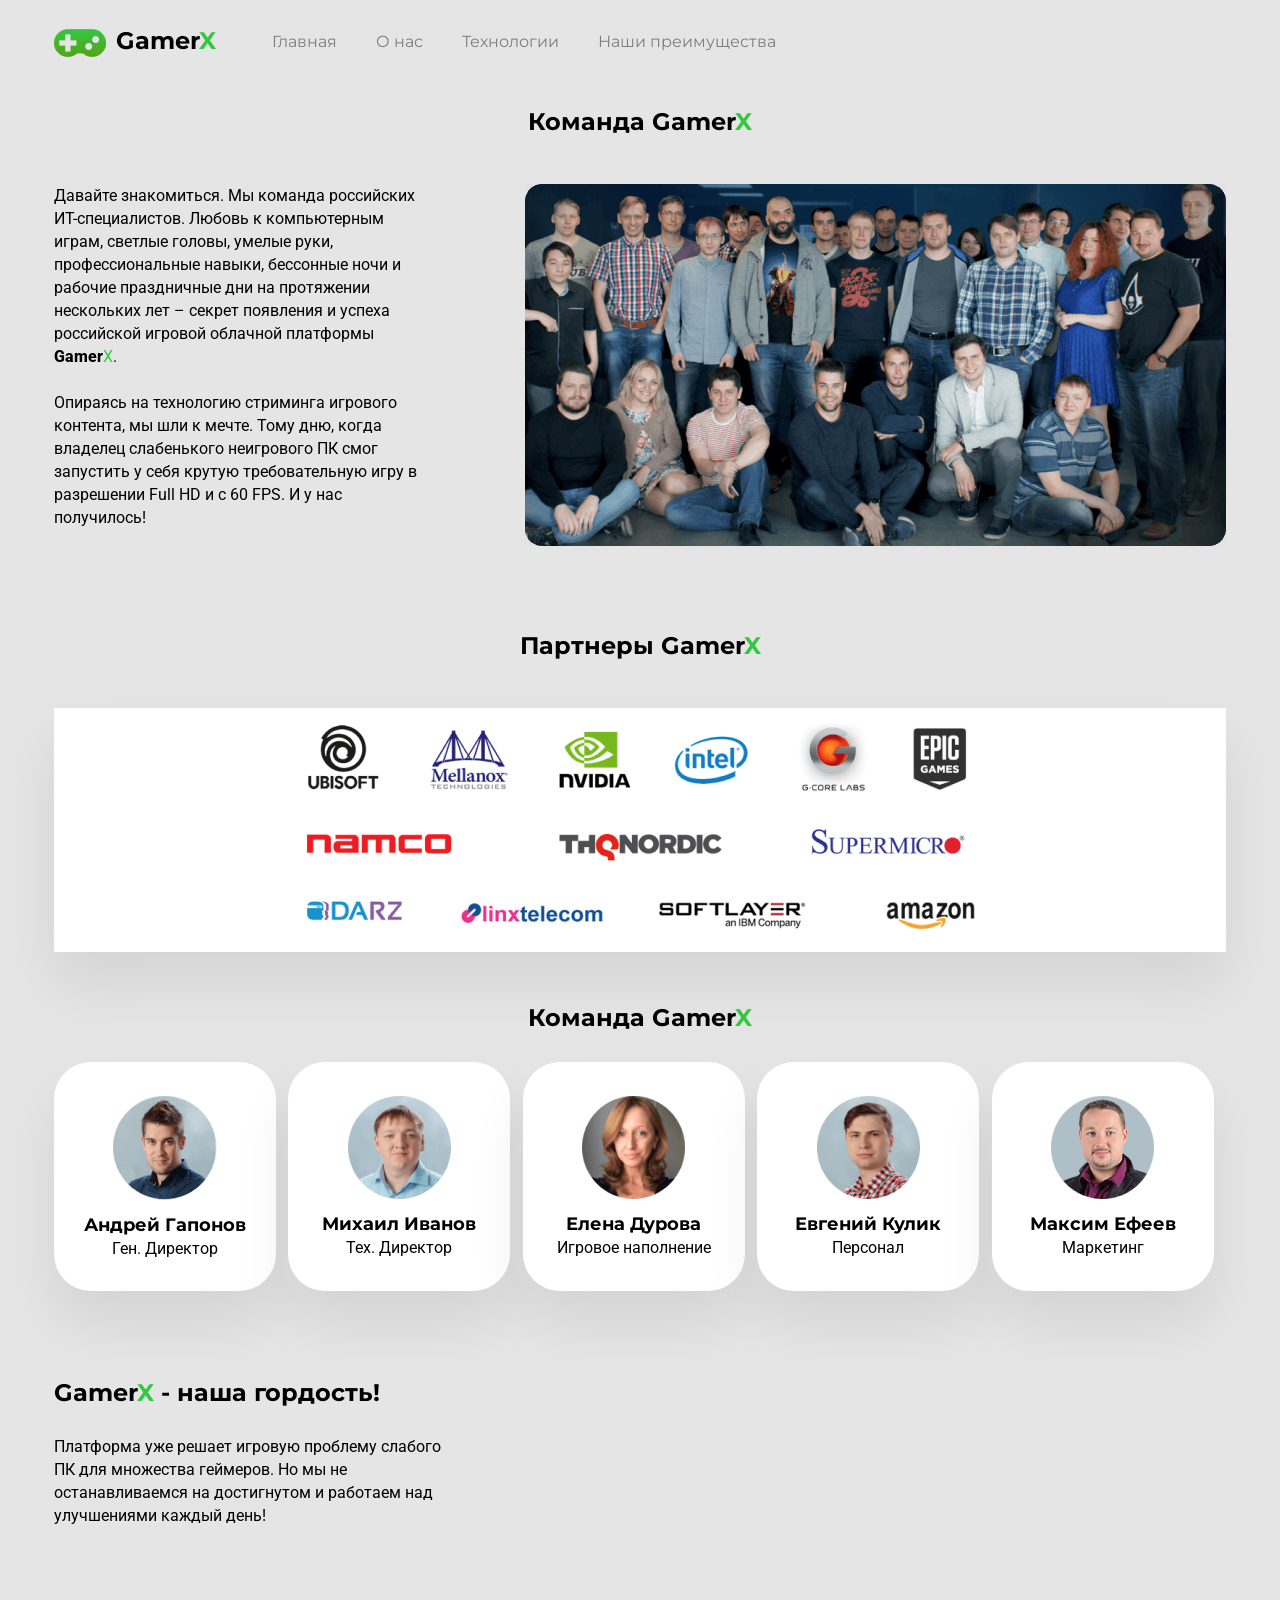
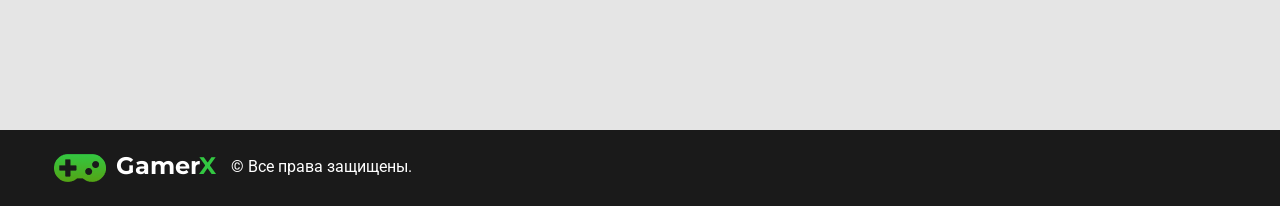
<file: about_us.html>
<!DOCTYPE html>
<html lang="en">
<head>
    <meta charset="UTF-8">
    <title>О нас</title>
    <meta http-equiv="X-UA-Compatible" content="IE=edge">
    <meta name="viewport" content="width=device-width, initial-scale=1">
    <link rel="stylesheet" href="css/style.css">
    <link rel="stylesheet" href="css/normalize.css">
    <link href="https://fonts.googleapis.com/css?family=Montserrat:400,700&display=swap&subset=cyrillic-ext" rel="stylesheet">
    <link href="https://fonts.googleapis.com/css?family=Roboto&display=swap&subset=cyrillic" rel="stylesheet">


<link rel="stylesheet" href="slick/slick.css">
<link rel="stylesheet" href="slick/slick-theme.css"/>
</head>
<body>
   <header>
       <div class="wrapper">
           
            <div class="main_menu">
                <div class="brand">
                    <div class="brand_img">
                        <img src="img/Vector.png" alt="gamerX">
                    </div>
                    <div class="brand_name main_text">
                        <h1>Gamer<span class="colortext">X</span></h1>
                    </div>
                </div>
                <div class="menu">
                    <ul>
                        <li><a href="index.html">Главная</a></li>
                        <li><a href="about_us.html">О нас</a></li>
                        <li><a href="technologies.html">Технологии</a></li>
                        <li><a href="contacts.html">Наши преимущества</a></li>
                    </ul>
                </div>

            </div>
            
               
           
       </div>
   </header>
   
<!--   2 team_gamerx-->
  
   <section id="team_gamerx">
          <div class=" wrapper main_text">
          <div class="team_gamerx1">
              <h1>Команда Gamer<span class="colortext">X</span></h1>
          </div>
           
            <div class="team">
                <div class="team_paragrahp second_text">
                    <p>Давайте знакомиться. Мы команда российских ИТ-специалистов. Любовь к компьютерным играм, светлые головы, умелые руки, профессиональные навыки, бессонные ночи и рабочие праздничные дни на протяжении нескольких лет – секрет появления и успеха российской игровой облачной платформы <span class="bold_text">Gamer</span><span class="colortext">X</span>.</p>

<br>
               <p>Опираясь на технологию стриминга игрового контента, мы шли к мечте. Тому дню, когда владелец слабенького неигрового ПК смог запустить у себя крутую требовательную игру в разрешении Full HD и с 60 FPS. И у нас получилось!</p>
                </div>
                
                <div class="team_photo">
                    <img src="img/img_team.png" alt="">
                </div>
            </div>
            
<!--            ////////////////////-->
            <div class="partner_gamer">
               <h1>Партнеры Gamer<span class="colortext">X</span></h1>
                <div class="partner_img">
                    <img src="img/img_partner.png" alt="">
                </div>
            </div>
            
<!--            /////////////////////-->
           
            <div class="team_person">
                <h1>Команда Gamer<span class="colortext">X</span></h1>
                <div class="us_personal">
                  <div class="us_personal_team t_text second_text" >
                   <img src="img/andrey%202.png" alt=""> 
                   <h2>Андрей Гапонов</h2>
                   <p>Ген. Директор</p>
                </div>
                
                <div class="us_personal_team t_text second_text" >
                   <img src="img/aleksey.png" alt=""> 
                   <h2>Михаил Иванов</h2>
                   <p>Тех. Директор</p>
                </div>
                
                <div class="us_personal_team t_text second_text" >
                   <img src="img/elena.png" alt=""> 
                   <h2>Елена Дурова</h2>
                   <p>Игровое наполнение</p>
                </div>
                
                <div class="us_personal_team t_text second_text" >
                   <img src="img/vadim.png" alt=""> 
                   <h2>Евгений Кулик</h2>
                   <p>Персонал</p>
                </div>
                <div class="us_personal_team t_text second_text" >
                   <img src="img/romanEpishin.png" alt=""> 
                   <h2>Максим Ефеев</h2>
                   <p>Маркетинг</p>
                </div>
                
                </div>
                

            </div>
            <!--                ///////////////-->
            
            <div class="team_platform second_text">
            <h1>Gamer<span class="colortext">X</span> - наша гордость!</h1>
                <p>Платформа уже решает игровую проблему слабого ПК для множества геймеров. Но мы не останавливаемся на достигнутом и работаем над улучшениями каждый день!</p>
            </div>
            </div>
           </section>
           
              
   <footer id="footer_gamerx">
      
       <div class="footer_icon main_text second_text wrapper">
           <img src="img/Vector.png" alt="">
           <h1>Gamer<span class="colortext">X</span></h1>
           <p>© Все права защищены.</p>
       </div>
       
   </footer>
   
   
    
</body>
</html>
</file>
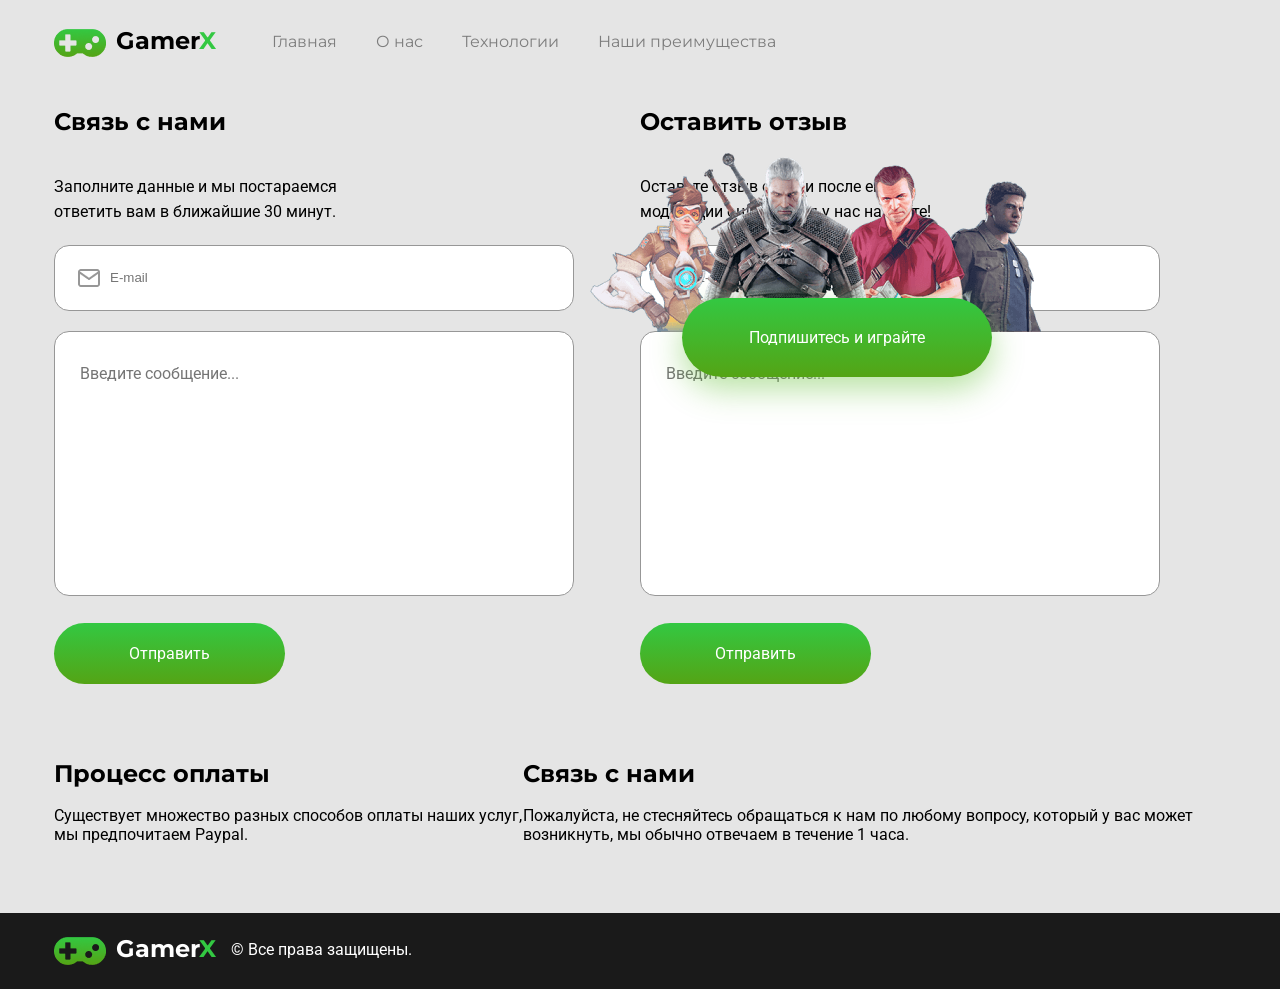
<file: contacts.html>
<!DOCTYPE html>
<html lang="en">
<head>
   <meta charset="UTF-8">
   <title>Contacts</title>
    
    <meta http-equiv="X-UA-Compatible" content="IE=edge">
    <meta name="viewport" content="width=device-width, initial-scale=1">
    <title>GamerX</title>
    <link rel="stylesheet" href="css/style.css">
    <link rel="stylesheet" href="css/normalize.css">
    <link href="https://fonts.googleapis.com/css?family=Montserrat:400,700&display=swap&subset=cyrillic-ext" rel="stylesheet">
    <link href="https://fonts.googleapis.com/css?family=Roboto&display=swap&subset=cyrillic" rel="stylesheet">


<link rel="stylesheet" href="slick/slick.css">
<link rel="stylesheet" href="slick/slick-theme.css"/>
   
</head>
<body>
     <header>
       <div class="wrapper">
           
            <div class="main_menu">
                <div class="brand">
                    <div class="brand_img">
                        <img src="img/Vector.png" alt="gamerX">
                    </div>
                    <div class="brand_name main_text">
                        <h1>Gamer<span class="colortext">X</span></h1>
                    </div>
                </div>
                <div class="menu">
                    <ul>
                        <li><a href="index.html">Главная</a></li>
                        <li><a href="about_us.html">О нас</a></li>
                        <li><a href="technologies.html">Технологии</a></li>
                        <li><a href="contacts.html">Наши преимущества</a></li>
                    </ul>
                </div>

            </div>
            
               
           
       </div>
   </header>
   

    
<!--    ///// 2 part /////-->
   
       <section id="contacts">
        <div class="wrapper">
                   
           <div class="contacts_us">
               <div class="communication second_text main_text">
                  <div class="communication_paragraph second_text main_text">
                   <h1>Связь с нами</h1>
                   <p>Заполните данные и мы постараемся ответить вам в ближайшие 30 минут.</p>
                   </div>
                   <form action="" class="forma1">
                   <img src="img/mail.png" alt="">
                   <input class="email" type="email" placeholder="E-mail">
                   <p class="text_form1"><textarea name="" placeholder="Введите сообщение..." id="" cols="30" rows="10"></textarea></p>
                    </form>
                     <p class="button_forma"><input type="submit" value="Отправить"></p>
               </div>
               
               <div class="rview_contacts">
                  <!-- ////modal windows////-->
   
   <div class="modal_windows2">
       <img src="img/image%2022.png" alt="">
       <button class="modal2_button second_text">
           <a href="">Подпишитесь и играйте</a>
       </button>
   </div>
<!--     ////////////////-->
                  
                   <div class="communication second_text main_text">
                  <div class="communication_paragraph second_text main_text">
                   <h1>Оставить отзыв</h1>
                   <p>Оставьте отзыв о нас и после его модерации он появится у нас на сайте!</p>
                   </div>
                   <form action="" class="forma1">
                   <img src="img/mail.png" alt="">
                   <input class="email" type="email" placeholder="E-mail">
                   <p class="text_form1"><textarea name="" placeholder="Введите сообщение..." id="" cols="30" rows="10"></textarea></p>
                    </form>
                     <p class="button_forma"><input type="submit" value="Отправить"></p>
               </div>
               
               </div>
           </div>
           
           <div class="contacts_connection ">
               <div class="payment second_text main_text">
                   <h1>Процесс оплаты</h1>
                   <p>Существует множество разных способов оплаты наших услуг, мы предпочитаем Paypal.</p>
               </div>
               <div class="connection_us second_text main_text">
                   <h1>Связь с нами</h1>
<p>Пожалуйста, не стесняйтесь обращаться к нам по любому вопросу, который у вас может возникнуть, мы обычно отвечаем в течение 1 часа.</p>
               </div>
           </div>
            
        </div>
    </section>
    
    
    <footer id="footer_gamerx">
      
       <div class="footer_icon main_text second_text wrapper">
           <img src="img/Vector.png" alt="">
           <h1>Gamer<span class="colortext">X</span></h1>
           <p>© Все права защищены.</p>
       </div>
       
   </footer>
   
    
    
    
    
    
    
    <script src="js/js_jquery-1.7.2.min.js"></script>
<script src ="slick/slick.min.js"></script>

<script src="js/script.js"></script>
</body>
</html>
</file>
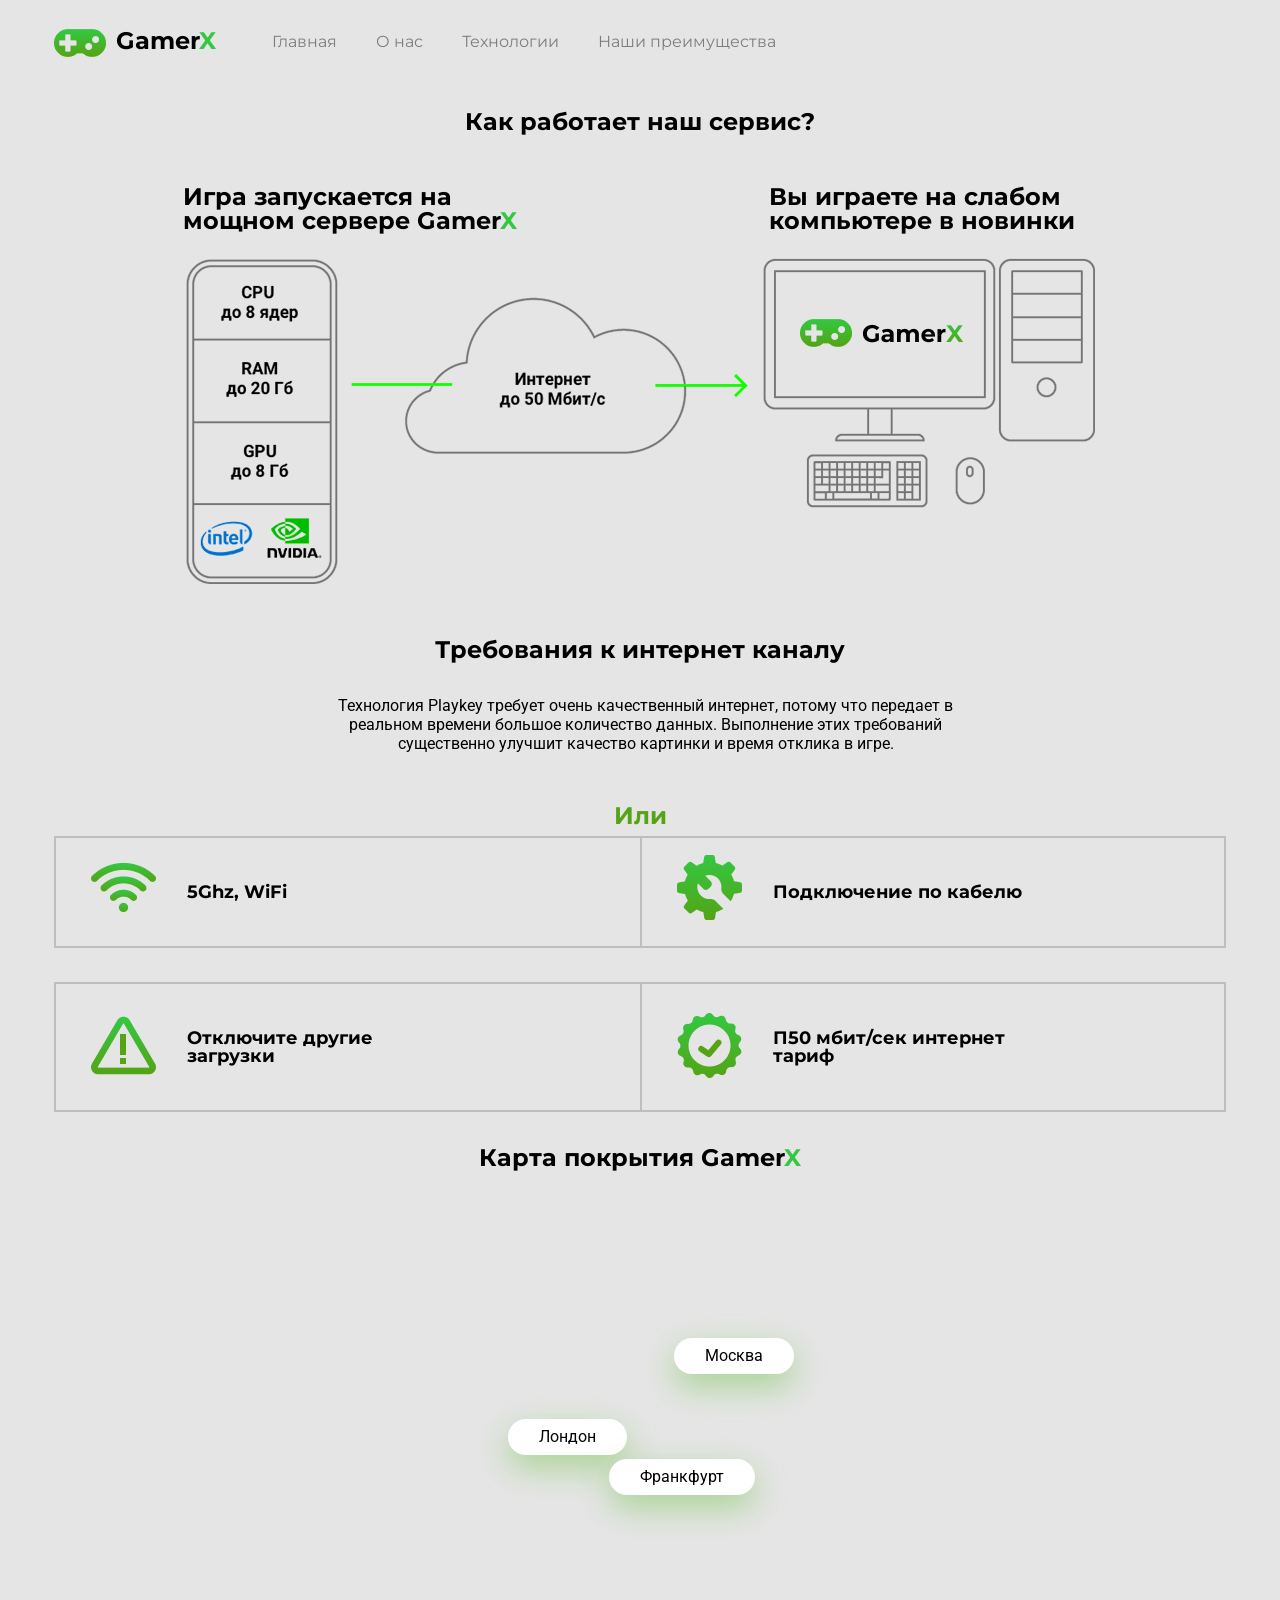
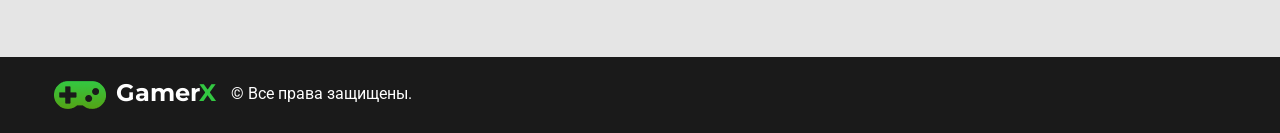
<file: technologies.html>
<!DOCTYPE html>
<html lang="en">
<head>
    <meta charset="UTF-8">
    <title>Technologies</title>
    <meta http-equiv="X-UA-Compatible" content="IE=edge">
    <meta name="viewport" content="width=device-width, initial-scale=1">
    <title>GamerX</title>
    <link rel="stylesheet" href="css/style.css">
    <link rel="stylesheet" href="css/normalize.css">
    <link href="https://fonts.googleapis.com/css?family=Montserrat:400,700&display=swap&subset=cyrillic-ext" rel="stylesheet">
    <link href="https://fonts.googleapis.com/css?family=Roboto&display=swap&subset=cyrillic" rel="stylesheet">


<link rel="stylesheet" href="slick/slick.css">
<link rel="stylesheet" href="slick/slick-theme.css"/>
</head>
<body>
    <header>
       <div class="wrapper">
           
            <div class="main_menu">
                <div class="brand">
                    <div class="brand_img">
                        <img src="img/Vector.png" alt="gamerX">
                    </div>
                    <div class="brand_name main_text">
                        <h1>Gamer<span class="colortext">X</span></h1>
                    </div>
                </div>
                <div class="menu">
                    <ul>
                        <li><a href="index.html">Главная</a></li>
                        <li><a href="about_us.html">О нас</a></li>
                        <li><a href="technologies.html">Технологии</a></li>
                        <li><a href="contacts.html">Наши преимущества</a></li>
                    </ul>
                </div>

            </div>
                      
           
       </div>
   </header> 
   
<!--    /////////////////////////-->
  <section id="service">
     <div class="wrapper">
        <div class="work_service main_text">
           <div class="us_service">
               <h1>Как работает наш сервис?</h1>
           </div>
            
            <div class="service_games">
                <h1>Игра запускается на мощном сервере Gamer<span class="colortext">X</span></h1>
                <h1>Вы играете на слабом компьютере в новинки</h1>
                            
            </div>
            <div class="service_img">
                <img src="img/Group2.png" alt="">
            </div>
        </div>
        
<!--        ///////////////////////////-->
     
       <div class="internet_service">
                
        <div class="internet_channel main_text second_text">
            <h1>Требования к интернет каналу</h1>
            <p>Технология Playkey требует очень качественный интернет, потому что передает в реальном времени большое количество данных. Выполнение этих требований существенно улучшит качество картинки и время отклика в игре.</p>
        </div>
        
        
        
            <div class="internet_icons main_text">
           <h1>Или</h1>
           
           <div class="internet_main">
            <div class="icon_border1 t_text">
                <span class="icon_wifi"></span>
                <h2>5Ghz, WiFi</h2>
            </div>
                                       
            <div class="icon_border t_text">
                <span class="icon_vector8"></span>
                <h2>Подключение по кабелю</h2>
            </div>
        </div>
        
         <div class="internet_second">
            <div class="icon_border1 t_text">
                <span class="icon_vector6"></span>
                <h2>Отключите другие загрузки</h2>
            </div>
                                       
            <div class="icon_border2 t_text">
                <span class="icon_vector7"></span>
                <h2>П50 мбит/сек интернет тариф</h2>
            </div>
        </div>
        </div>
        
         
         </div>
         
         
     </div>
      
  </section>
  
  <section id="map_gamer">
    <div class="map_paragraph main_text">
        <h1>Карта покрытия Gamer<span class="colortext">X</span></h1>
    </div>
    <div class="map_all">
     <div class="map_city">
         <p class="city1"><a href="#">Лондон</a></p>
         <p class="city2"><a href="#">Москва</a></p>
         <p class="city3"><a href="#">Франкфурт</a></p>
     </div>
      <div class="map second_text">
         
          <iframe src="https://www.google.com/maps/embed?pb=!1m14!1m12!1m3!1d13170677.93842122!2d24.490340379543976!3d51.35804988143606!2m3!1f0!2f0!3f0!3m2!1i1024!2i768!4f13.1!5e1!3m2!1sru!2sua!4v1574255712650!5m2!1sru!2sua" width="1462" height="450" frameborder="0" style="border:0;" allowfullscreen=""></iframe>
      </div>
      </div>
  </section>
  
  
  
<!--  ////////////////////////////-->
   
   <footer id="footer_gamerx">
      
       <div class="footer_icon main_text second_text wrapper">
           <img src="img/Vector.png" alt="">
           <h1>Gamer<span class="colortext">X</span></h1>
           <p>© Все права защищены.</p>
       </div>
       
   </footer>
    
</body>
</html>
</file>
<file: css/style.css>
body {
    background: #E5E5E5;
}

.main_text h1 {
    font-family: 'Montserrat', sans-serif;
    font-size: 24px;
    font-weight: 700;
}

.t_text h2 {
    font-family: Montserrat;
    font-style: normal;
    font-weight: bold;
    font-size: 18px;
}

textarea,
.second_text p,
.second_text a {
    font-family: 'Roboto', sans-serif;
    font-size: 16px;
    font-weight: 400;
}

/*
#main,
#games_graphics, #game_gallery {
    background: #fff;
}
*/

.wrapper {
    width: 1172px;
    margin: 0 auto;
}

.brand {
    display: flex;
}

.brand_img {
    margin-right: 10px;
}

.menu ul {
    display: flex;
}

.main_menu {
    display: flex;
    margin-top: 29px;
    margin-bottom: 50px;
}

.brand_name {
    margin-right: 56px;
}

.brand_name h1 {
    color: #000;
}

.colortext {
    color: #33C842;
}

.menu a {
    font-family: Montserrat;
    font-weight: 400;
    font-size: 16px;
    color: #7D7D7D;
    text-decoration: none;
    margin-right: 39px;
}

.menu {
    margin-top: 5px;
}

.menu a:hover {
    text-decoration: underline;
    color: #33C842;
}

.publicity {
    position: relative;
    background: linear-gradient(232.81deg, #33C842 20.85%, #54A415 81.87%);
    border-radius: 55px;
    margin-left: 50px;
}

.publicity_text h1 {
    color: #fff;
    text-align: center;
    padding: 66px 214px 29px 215px;
}

.publicity_text p {
    line-height: 19px;
    color: #fff;
    text-align: center;
    padding-bottom: 41px;

}

.button_by {
    text-align: center;
    padding-bottom: 49px;
    margin-top: 41px;
}

.button_by a {
    font-family: Roboto;
    font-weight: 400;
    font-size: 16px;
    padding: 21px 85px;
    background: #fff;
    border-radius: 28px;
    text-decoration: none;
    color: #000;
    text-align: center;
}

.button_by a:hover {
    text-decoration: underline;
    color: #33C842;
}

.publicity_img-m,
.publicity_img-w {
    position: absolute;
}

.publicity_img-m {
    top: 1%;
    left: 87%;
}

.publicity_img-w {
    top: 0%;
    left: -6%;
}

/* ////////modal ////*/
#filter {
    background: rgb(0, 0, 0, 0.7);
    position: fixed;
    top: 0;
    right: 0;
    left: 0;
    bottom: 0;
    z-index: 10;
    display: none;

}

#modal_window {

    z-index: 15;
    width: 585px;
    height: 229px;
    background: #fff;
    position: absolute;
    top: 69%;
    left: 25%;

    display: none;
}

.modal_block {
    margin-top: 35px;
    margin-left: 39px;
}

.d_appl h1 {
    color: #33C842;
}

.d_appl p {
    margin-top: 11px;
    margin-bottom: 28px;
    width: 66%;
    line-height: 19px;
}

.modal_button a {
    background: linear-gradient(180deg, #33C842 0%, #54A415 100%);
    box-shadow: 0px 12px 32px rgba(90, 189, 44, 0.44);
    border-radius: 28px;
    padding: 19px 33px;
    color: #fff;
    text-decoration: none;

}

.modal_button {
    margin-top: -14%;
    margin-left: 7%;
}

.modal_img img {
    margin-top: -35%;
    margin-left: 53%;
}


/*games_graphics*/

#games_graphics h1 {
    margin-top: 67px;
}

.games_server {
    text-align: center;
    position: relative
}

.games_paragraph h1 {
    width: 50%;
    margin: 26px auto;
}

.games_paragraph p {
    font-family: Roboto;
    font-weight: 400;
    font-size: 16px;
    line-height: 19px;
    text-align: center;
    color: #000;
    width: 29%;
    margin: 26px auto;
}

.games_img {
    width: 663.82px;
    height: 417.76px;
    padding: 25px;
    background: #FFFFFF;
    box-shadow: 0px 20px 40px rgba(0, 0, 0, 0.05), inset 0px 3px 3px #FFFFFF;
    border-radius: 46.8px;
    margin: 0 auto;
    margin-bottom: 118px;
    z-index: -10;
}

.games_img {}

.games_img:before {
    content: '';
    position: absolute;
    width: 849px;
    height: 11.32px;
    top: 100%;
    left: 14%;
    background: linear-gradient(180deg, #FFF 0%, #CDCBD5 100%);
    border-bottom-right-radius: 90%;
    border-bottom-left-radius: 90%;

}

.games_img:after {
    content: '';
    position: absolute;
    width: 849px;
    height: 5.66px;
    top: 100%;
    left: 14%;
    background: #FFFFFF;

}

.line_lp {
    position: absolute;
    width: 151.41px;
    height: 4.24px;
    left: 44%;
    top: 99%;
    background: linear-gradient(90deg, rgba(188, 189, 191, 0.5) 0%, rgba(216, 216, 223, 0.5) 9.76%, rgba(216, 216, 223, 0.5) 88.82%, rgba(173, 170, 189, 0.5) 100%);

}

.rigns {
    width: 234px;
    height: 234px;
    border-radius: 50%;
    border: 60px solid #33C842;
    box-shadow: 0px 4px 4px rgba(0, 0, 0, 0.25);
    margin: -85% 0% 0% 84%;
    z-index: -1;
}

.rigns1 {
    width: 317px;
    height: 317px;
    border: 60px solid #33C842;
    border-radius: 50%;
    box-shadow: 0px 4px 4px rgba(0, 0, 0, 0.25);
    margin: -25% 0% 0% -35%;
    z-index: -1;

}

.games_info {
    width: 58%;
    margin: 0 auto 20px auto;
    text-align: center;
}

.games_about {
    display: grid;
    grid-template-columns: repeat(3, 1fr);
    justify-items: center;
    margin-bottom: 101px;
}

.img_server_paragraph h1,
.img_server_paragraph2 h1 {
    margin-bottom: 29px;
    margin-top: 33px;
}

.img_server_paragraph2 {
    padding: 26px 188px 26px 41px;
    background: linear-gradient(239.19deg, #33C842 11.97%, #54A415 86.08%);
    border-radius: 55px;
    position: relative;
}

.img_server_paragraph2 h1 {
    margin-bottom: 29px;
    color: #fff;
    width: 143%;
}

.img_server_paragraph2 p {
    color: #fff;
    width: 128%;
}

.games_price {
    background: #FFFFFF;
    box-shadow: 0px 12px 32px rgba(90, 189, 44, 0.44);
    border-radius: 27px;
    padding: 17px 35px;
    margin: 1% 0% 0% 44%;
    position: absolute;
}

/*////////////*/

.playkey {
    display: grid;
    grid-template-columns: 70% 30%;
    justify-items: center;
    margin-bottom: 89px;
}

.system_requirements {
    background: linear-gradient(231.52deg, #33C842 11.97%, #54A415 86.08%);
    border-radius: 55px;
    padding: 34px 41px 0 34px;
}

.system_requirements h1 {
    margin-bottom: 32px;
    color: #fff;
}

.system_requirements p {
    margin-bottom: 30px;
    color: #fff;
}

.internet_speed h1 {
    margin-top: 34px;
    margin-bottom: 29px;
}

.internet_speed p {
    margin-top: 20px;
}

/*/////////////*/



.games_info_internet {
    display: grid;
    grid-template-columns: repeat(3, 1fr);
    justify-items: center;
    margin-bottom: 89px;
}

.games_info2 {
    text-align: center;
    margin-bottom: 59px;
}

.router h1,
.connection h1 {
    margin-bottom: 25px;

}

.rate h1 {
    margin-bottom: 17px;
}

.router,
.connection,
.rate {
    width: 81%;

}

.router p,
.connection p,
.rate p {
    line-height: 19px;
}

/*gamer_fon*/

#gamer_fon {
    position: relative;
    margin-bottom: 89px;
}

.advertising_paragrahp h1 {
    color: #fff;
    position: absolute;
    top: 27%;
    left: 35%;
    width: 24%;
    text-align: center;
}

.advertising_button {
    text-align: center;
    position: absolute;
    top: 60%;
    left: 39%;
    padding: 30px 67px;
    background: linear-gradient(180deg, #33C842 0%, #54A415 100%);
    box-shadow: 0px 12px 32px rgba(90, 189, 44, 0.44);
    border-radius: 40px;
}

.advertising_button a {
    font-family: 'Roboto', sans-serif;
    font-size: 16px;
    font-weight: 400;
    color: #fff;
    text-decoration: none;

}

/*///////////game_gallery////////////*/


.game_selection {
    display: block;


}

.gallery_paragraph {
    text-align: center;
    margin-bottom: 63px;
}

.game1 {
    position: relative;
    display: inline-block;
    margin-right: 20px;
    margin-bottom: 20px;

}

.shadow_game {
    width: 140.52px;
    height: 189.06px;
    background: linear-gradient(180deg, rgba(84, 164, 21, 0.67) 0%, #33C842 100%), url(image.png);
    position: absolute;
    top: 0%;
    opacity: 0;
}

.shadow_game a {
    font-family: 'Montserrat', sans-serif;
    font-size: 24px;
    font-weight: 700;
    color: #fff;
    text-decoration: none;
    position: absolute;
    top: 70%;
    padding: 0 10px;
}

.game1:hover .shadow_game {
    cursor: pointer;
    opacity: 1;
}

.sl {
    max-width: 990px;
    margin-left: 9%;

}

.slick-prev:before,
.slick-next:before {
    content: '';
    background: url(../img/css_sprites.png) -232px -97px;
    width: 13px;
    height: 21px;
    top: 35%;
    left: 44%;
    position: absolute;
    font-size: 0px !important;
    color: #33C842 !important;
    line-height: 0 !important;


}

.slick-prev {
    opacity: 0 !important;
}


.slick-next {
    right: -9% !important;
    top: -1%;
    width: 71px !important;
    height: 71px !important;
    border-radius: 50%;
    background: #33C842 !important;

}

/*///////////////////*/

.searchAndText {
    display: grid;
    grid-template-columns: 60% 40%;
    margin-bottom: 89px;
}

.search {
    position: relative;
    margin-left: 14%;
    margin-top: 30px;
}

.search input {
    width: 524px;
    height: 77px;
    border: 1px solid #C9C9C9;
    box-sizing: border-box;
    border-radius: 38.5px;
}

.icon_search {
    position: absolute;
    width: 20px;
    height: 20px;
    border-radius: 50%;
    border: 2px solid #fff;
    top: 23%;
    left: 23%;

}

.icon_search:after {
    content: "";
    position: absolute;
    height: 3px;
    border: 1.5px solid #fff;
    top: 88%;
    left: 107%;
    transform: skewX(45deg);
}

.fon_search {
    width: 50px;
    height: 50px;
    border-radius: 50%;
    background: linear-gradient(180deg, #33C842 0%, #54A415 100%);
    position: absolute;
    margin-left: 75%;
    margin-top: 14px;
}

.paragraph_search {
    margin-top: 63px;

}

[type="search"] {
    font-family: Roboto;
    font-style: normal;
    font-weight: normal;
    font-size: 16px;
    padding-left: 21px;
}

/*//////playkey////*/

.comp {
    display: grid;
    grid-template-columns: repeat(2, 1fr);
}

.comp {
    background: linear-gradient(242.22deg, #33C842 20.85%, #54A415 81.87%);
    padding-top: 46px;

}

.playkey1 {
    margin-bottom: 46px;
    margin-left: 50px;
}

.playky1_paragraph {
    margin-bottom: 28px;
    color: #fff;
}

.playkey1_slider0 {
    max-width: 435px;
}

.playkey1_slider {
    max-width: 435px;
    margin-left: 8px;
    margin-top: 40px;
}

.playkey2 {
    background: #fff;
    width: 401px;
    height: 366px;
    margin-left: 16%;
}

.icon_play {
    margin-top: 71px;
    text-align: center;
}

.icon_play img {
    margin-bottom: 12px;
}

.icon_play p {
    margin-top: 23px;
    /*    margin-bottom: 68px;*/
    width: 93%;
    text-align: center;
}

.button_play a {
    padding: 18px 33px;
    background: linear-gradient(180deg, #33C842 0%, #54A415 100%);
    box-shadow: 0px 12px 32px rgba(90, 189, 44, 0.44);
    border-radius: 28px;
    font-family: Roboto;
    font-style: normal;
    font-weight: normal;
    font-size: 16px;
    color: #fff;
    text-decoration: none;

}

.button_play {
    text-align: center;
    padding: 92px 60px;
    transition: 0.5s;

}

/*
.button_play a:hover{
     background-position: right center;
    background: #54A415;
    -webkit-animation: blink 6s infinite;
    -moz-animation: blink 6s infinite;
    -ms-animation: blink 6s infinite;
}*/

.reviews_block {
    display: flex;
    justify-content: center;
    flex-direction: column;
    align-items: center;
}

.reviews_text_main h1 {
    margin-top: 145px;
    margin-bottom: 51px;
    width: 55%;
    text-align: center;
}

.reviews_text {
    position: relative;
}

.reviews_text_main {
    display: flex;
    justify-content: center;
}

.slider_reviews {
    width: 763px;
    height: 275px;
    background: #fff;
    box-shadow: 0px 32px 56px rgba(0, 0, 0, 0.08);
}

.sl_img {
    position: absolute;
    top: 18%;
    left: 43px;
}

.heart_icon {
    width: 32px;
    height: 29px;
    background: url('../img/css_sprites.png') -180px -97px;
    text-align: center;
    position: absolute;
    top: 38%;
    left: 48%;
}

.icon_vk {
    width: 27px;
    height: 17px;
    background: url('../img/css_sprites.png') -252px -49px;
    position: absolute;
    top: 27%;
    left: 49%;
}

.icon_vk:hover {
    cursor: pointer;
}

.reviews_vk {
    position: relative;
}

.reviews_vk h1 {
    padding-top: 57px;
    margin-left: 123px;
    margin-bottom: 38px;
}

.reviews_vk p {
    line-height: 27px;
    width: 86%;
    margin-left: 43px;
}

.slider_reviews {
    margin-bottom: 88px;
}

.slick-prev {
    right: -9% !important;
    top: -1%;
    width: 71px !important;
    height: 71px !important;
    border-radius: 50%;
    background: #33C842 !important;
    opacity: 1 !important;
}

.slick-prev {
    left: -104px !important;
}

.slick-prev:before {
    content: '';
    background: url(../img/css_sprites.png) -265px -97px;
    right: -14% !important;
}

.slick-next {
    right: -14% !important;
}

/*//////footer_gamerx///////*/

#footer_gamerx {
    background: #1A1A1A;
}

.footer_icon h1,
.footer_icon p {
    color: #fff;
}

.footer_icon {
    display: flex;
    padding-top: 24px;
    padding-bottom: 24px;

}

.footer_icon h1 {
    margin-right: 15px;
    margin-left: 10px;
}

.footer_icon p {
    margin-top: 5px;

}

/*
        2 PART about_us
  __________________________  
      2 team_gamerx
*/

.team_gamerx1 h1,
.partner_gamer h1 {
    text-align: center;
    margin-bottom: 50px;
}

.team {
    display: grid;
    grid-template-columns: repeat(2, 1fr);
}

.team_paragrahp {
    width: 80%;
    line-height: 23px;
}

.bold_text {
    font-weight: 800;
}

.partner_img {
    background: #FFFFFF;
    box-shadow: 0px 32px 56px rgba(0, 0, 0, 0.08);
    padding: 6px auto;
    display: flex;
    justify-content: center;
}

.partner_gamer h1 {}

.partner_gamer {
    margin-top: 85px;
    margin-bottom: 54px;
}

/*////////////////////*/

.team_person h1 {
    text-align: center;
}

.us_personal {
    margin-top: 32px;
    margin-bottom: 90px;
    display: grid;
    grid-template-columns: repeat(5, 1fr);
}

.us_personal_team {
    width: 222px;
    height: 228.64px;
    background: #FFFFFF;
    box-shadow: 0px 32px 56px rgba(0, 0, 0, 0.08);
    border-radius: 37px;

    display: flex;
    align-items: center;
    flex-direction: column;
    justify-content: center;
}

.us_personal_team h2 {
    margin-top: 16px;
    margin-bottom: 7px;
}

.team_platform h1 {
    margin-bottom: 30px;
}

.team_platform {
    margin-bottom: 203px;
}

.team_platform p {
    width: 35%;
    line-height: 23px;
}

/*
        3 PART 
  __________________________  
     contacts
*/

/*///////modal_windows////*/
.rview_contacts {
    position: relative;
}

.modal_windows2 {
    width: 574px;
    height: 179px;
    position: fixed;
    top: 17%;
    left: 43%;
    z-index: 5;
    text-align: center;
}

.modal2_button {
    padding: 30px 67px;
    background: linear-gradient(180deg, #33C842 0%, #54A415 100%);
    box-shadow: 0px 12px 32px rgba(90, 189, 44, 0.44);
    border-radius: 40px;
    position: absolute;
    top: 81%;
    left: 23%;
    outline: none;
    border: 0;
}

.modal2_button a {
    color: #fff;
    text-decoration: none;
}

/*//////////////*/
.contacts_us {
    display: grid;
    grid-template-columns: 50% 50%;
}

.communication_paragraph p {
    margin-top: 40px;
    margin-bottom: 20px;
    line-height: 159%;
    width: 51%;
}

.forma1 input {
    width: 520px;
    height: 66px;
    background: #FFFFFF;
    border: 1px solid #979797;
    box-sizing: border-box;
    border-radius: 15px;
    margin-bottom: 20px;

}

.email {
    padding-left: 55px;

}

.text_form1 textarea {
    width: 520px;
    height: 265px;
    background: #FFFFFF;
    border: 1px solid #979797;
    box-sizing: border-box;
    border-radius: 15px;
}

textarea {
    resize: none;
    padding-top: 32px;
    padding-left: 25px;
}

.forma1 img {
    position: absolute;
    top: 6%;
    left: 4%;

}

.forma1 {
    position: relative;
}

.button_forma {
    margin-top: 24px;
    margin-bottom: 78px;
}

[type="submit"] {
    padding: 21px 75px;
    background: linear-gradient(180deg, #33C842 0%, #54A415 100%);
    border-radius: 95px;
    color: #fff;
    font-family: Roboto;
    font-style: normal;
    font-weight: normal;
    font-size: 16px;
}

input {
    outline: none;
    border: 0;
}

/*//////////////*/
.contacts_connection {
    display: grid;
    grid-template-columns: 40% 60%;
}

.payment p,
.connection_us p {
    line-height: 19px;
    margin-top: 20px;
    margin-bottom: 69px;
}

/*
        4 PART 
  __________________________  
    work_service
*/
.work_service{
    margin-top: 34px;
    margin-bottom: 51px;
}
.us_service h1{
   text-align: center;
    margin-bottom: 51px;
}
.service_games {
    display: grid;
    grid-template-columns: repeat(2, 1fr);
}
.service_games h1{
    margin-bottom: 25px;
    width: 65%;
    margin-left: 22%;
}
.service_img{
    text-align: center;
}

/*//////////////////////*/
.internet_main, .internet_second{
    display: grid;
    grid-template-columns: repeat(2, 1fr)
    
}
.internet_main{
    margin-bottom: 34px;
}

.internet_service{
    margin-bottom: 31px;
}
.internet_channel{
    text-align: center;
}
.internet_channel p{
    line-height: 19px;
    text-align: center;
    width: 55%;
    margin-top: 34px;
    margin-bottom: 51px;
    margin-left: 23%;
}
.icon_border, .icon_border1, .icon_border2{
    border: 2px solid #BEBEBE;
      position: relative;
}

.icon_border1{
    border-right: 0;
}
.internet_icons{
    margin-bottom: 34px;
}
.internet_icons h1{
  color:  #54A415;
    text-align: center;
    margin-bottom: 8px;
}
.icon_wifi{
    width: 65px;
    height: 65px;
   background: url('../img/css_sprites.png') -10px -95px;
    position: absolute;
    top: 16%;
    left: 6%;
    
}
.icon_vector8{
 width: 65px;
    height: 65px;
    background: url('../img/css_sprites.png') -95px -10px;
    position: absolute;
    top: 16%;
    left: 6%;
}
.icon_vector6{
width: 65px;
    height: 59px;
    background: url('../img/css_sprites.png') -95px -95px;
    position: absolute;
    top: 25%;
    left: 6%;
}
.icon_vector6:before{
    content: "";
    width: 6px;
    height: 6px;
    background:  #54A415;
    position: absolute;
    top: 72%;
    left: 45%;
}
.icon_vector6:after{
    content: "";
    width: 6px;
    height: 21px;
    background:  #54A415;
    position: absolute;
    top: 31%;
    left: 45%;
}
.icon_vector7{
 width: 65px; 
    height: 65px;
    background: url('../img/css_sprites.png') -10px -10px;
    position: absolute;
    top: 23%;
    left: 6%;
}
.icon_vector7:before{
    content: "";
    width: 6px;
    height: 15px;
    background:  #54A415;
    position: absolute;
    top: 48%;
    left: 38%;
    transform: rotate(304deg);
    border-radius: 20px;
}
.icon_vector7:after{
    content: "";
    width: 6px;
    height: 20px;
    background:  #54A415;
    position: absolute;
    top: 38%;
    left: 52%;
  transform: rotate(40deg);
    border-radius: 20px;
}
.icon_border h2, .icon_border1 h2, .icon_border2 h2{
    padding: 45px 188px 45px 0px;
    margin-left: 131px;
    position: relative;
}

/*//////map_gamer///////*/

.map_paragraph h1{
    text-align: center;
    margin-bottom: 37px;
}
.map{
   display: flex;
    justify-content: center;
}
.city1, .city2, .city3 {
    padding: 10px 31px;
    background: #FFFFFF;
box-shadow: 0px 12px 32px rgba(90, 189, 44, 0.44);
border-radius: 19px;
    position: absolute;
}
.city1 a, .city2 a, .city3 a {
    color: #000;
    font-family: Roboto;
font-style: normal;
font-weight: normal;
font-size: 16px;
    text-decoration: none;
}
.map_all{
    position: relative;
}
.city1 {
    top: 47%;
    right: 51%;
}
.city2 {
    top: 29%;
    right: 38%;
}
.city3 {
    top: 56%;
    right: 41%;
}
</file>
